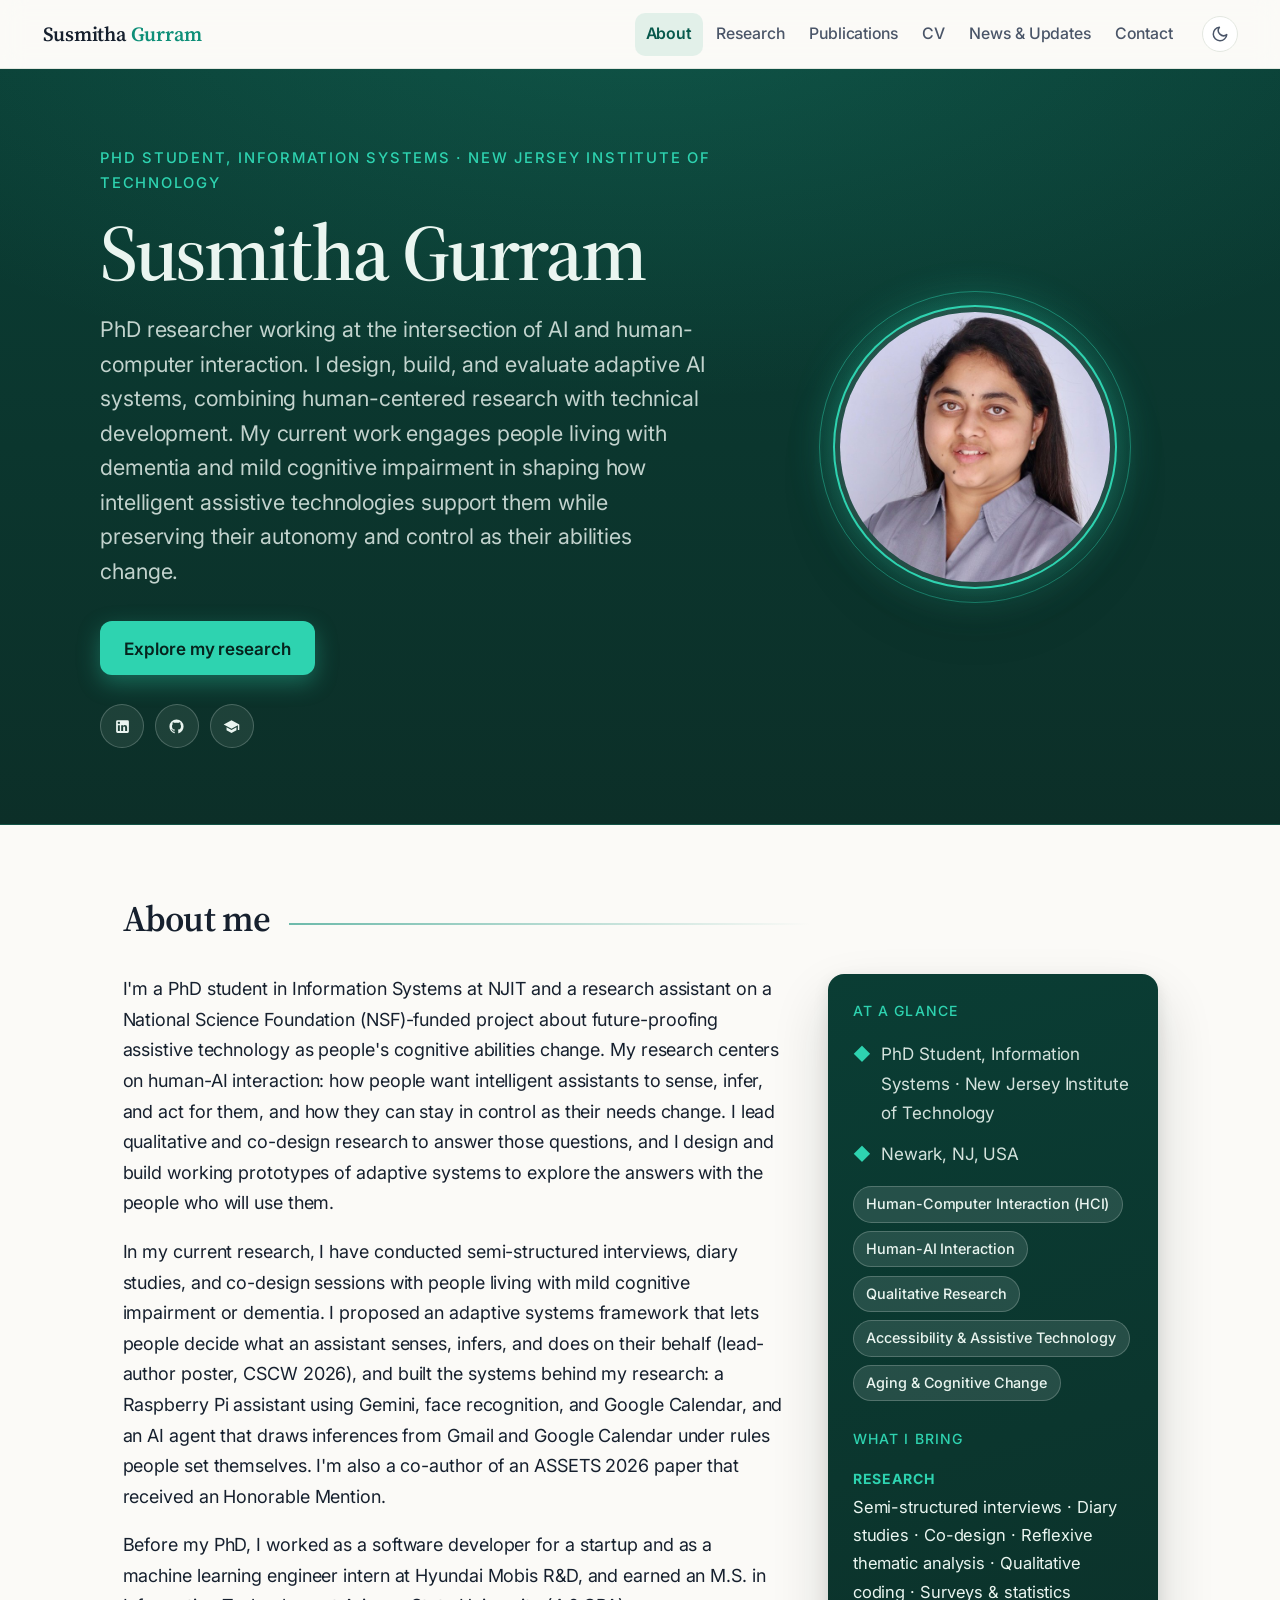
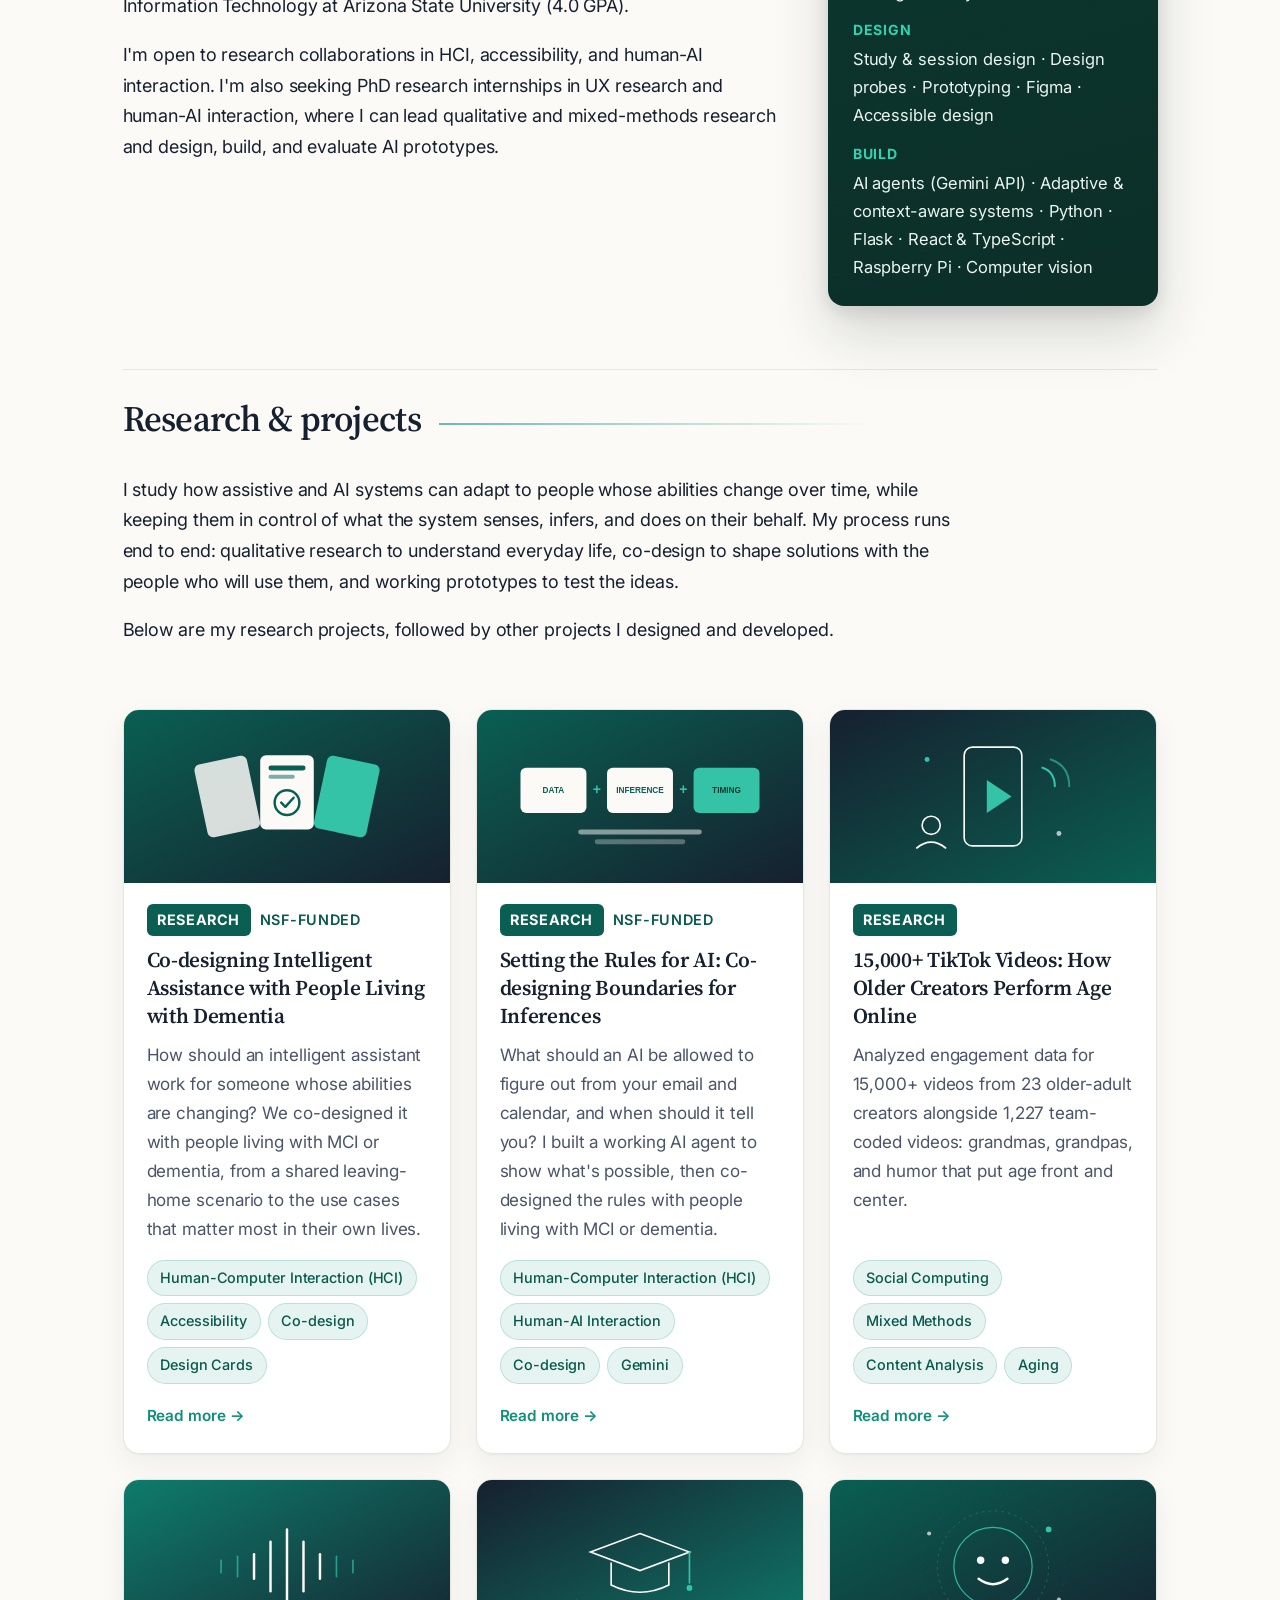
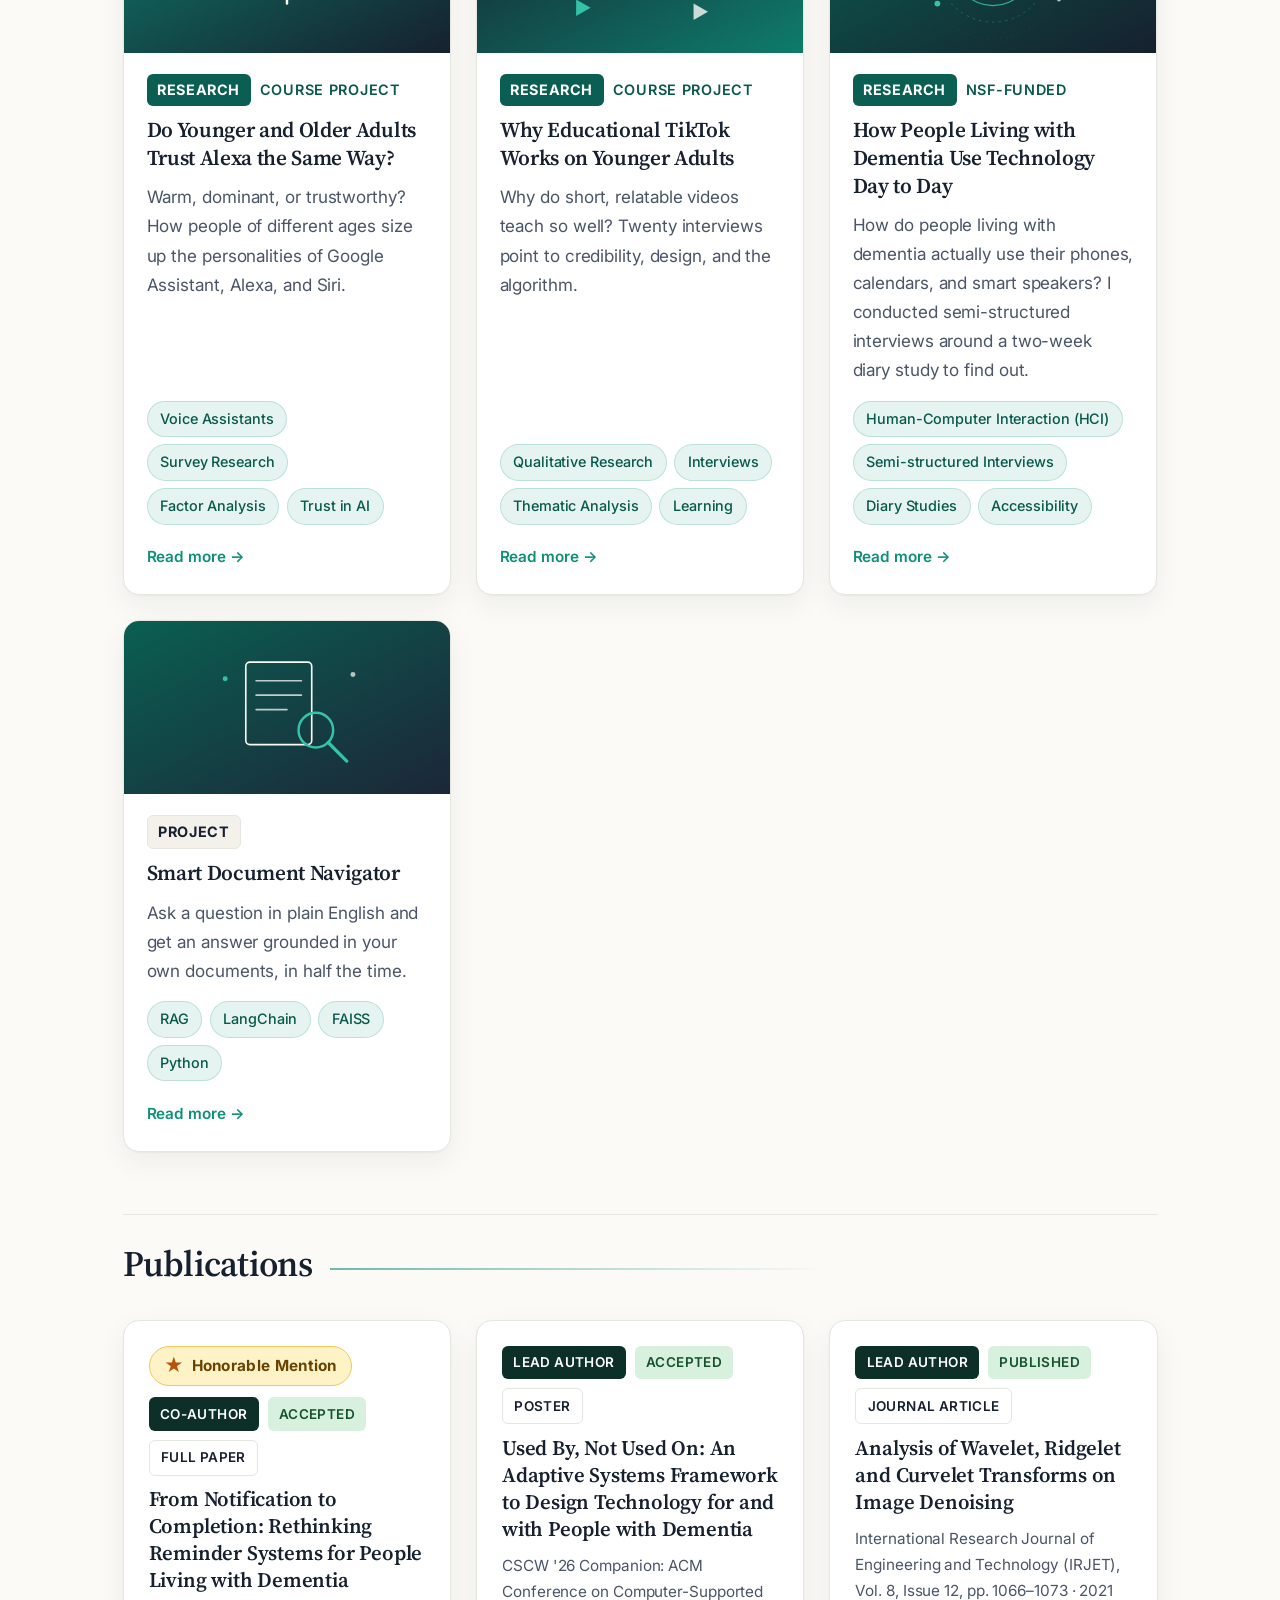
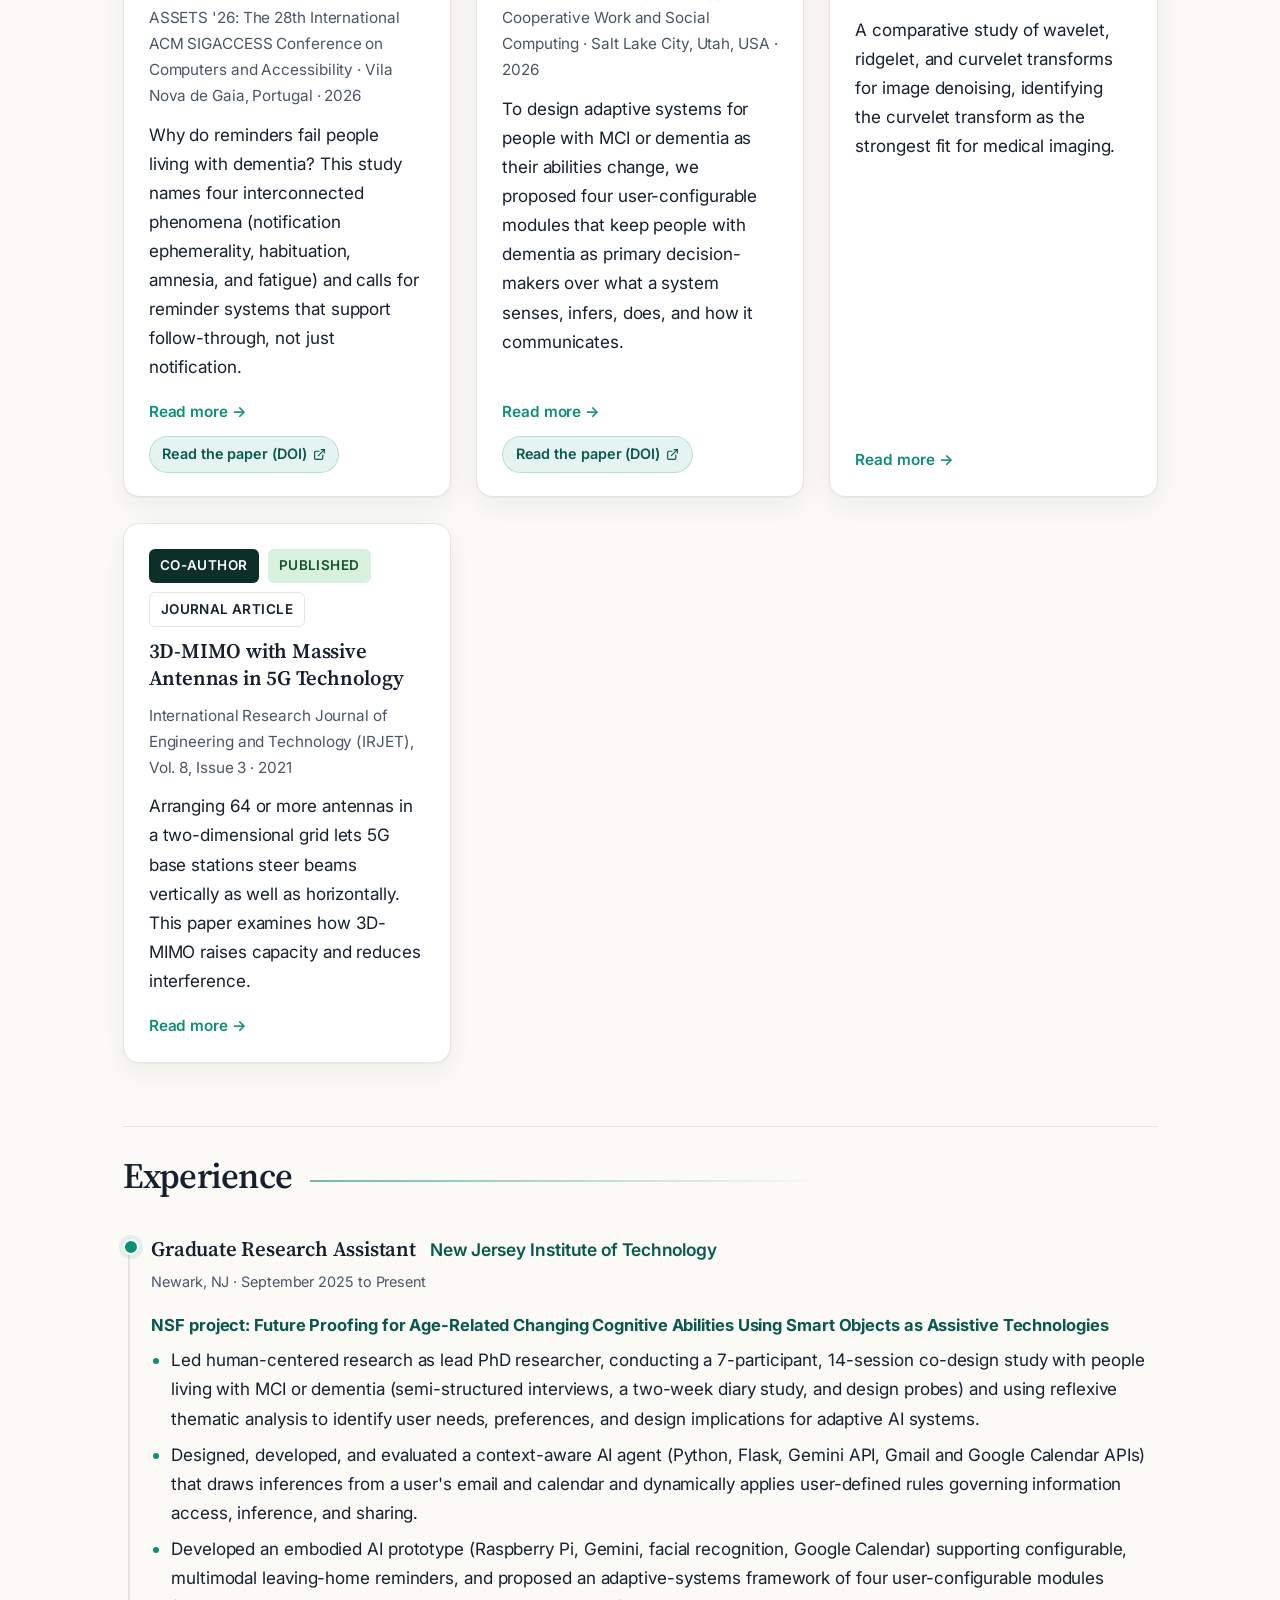
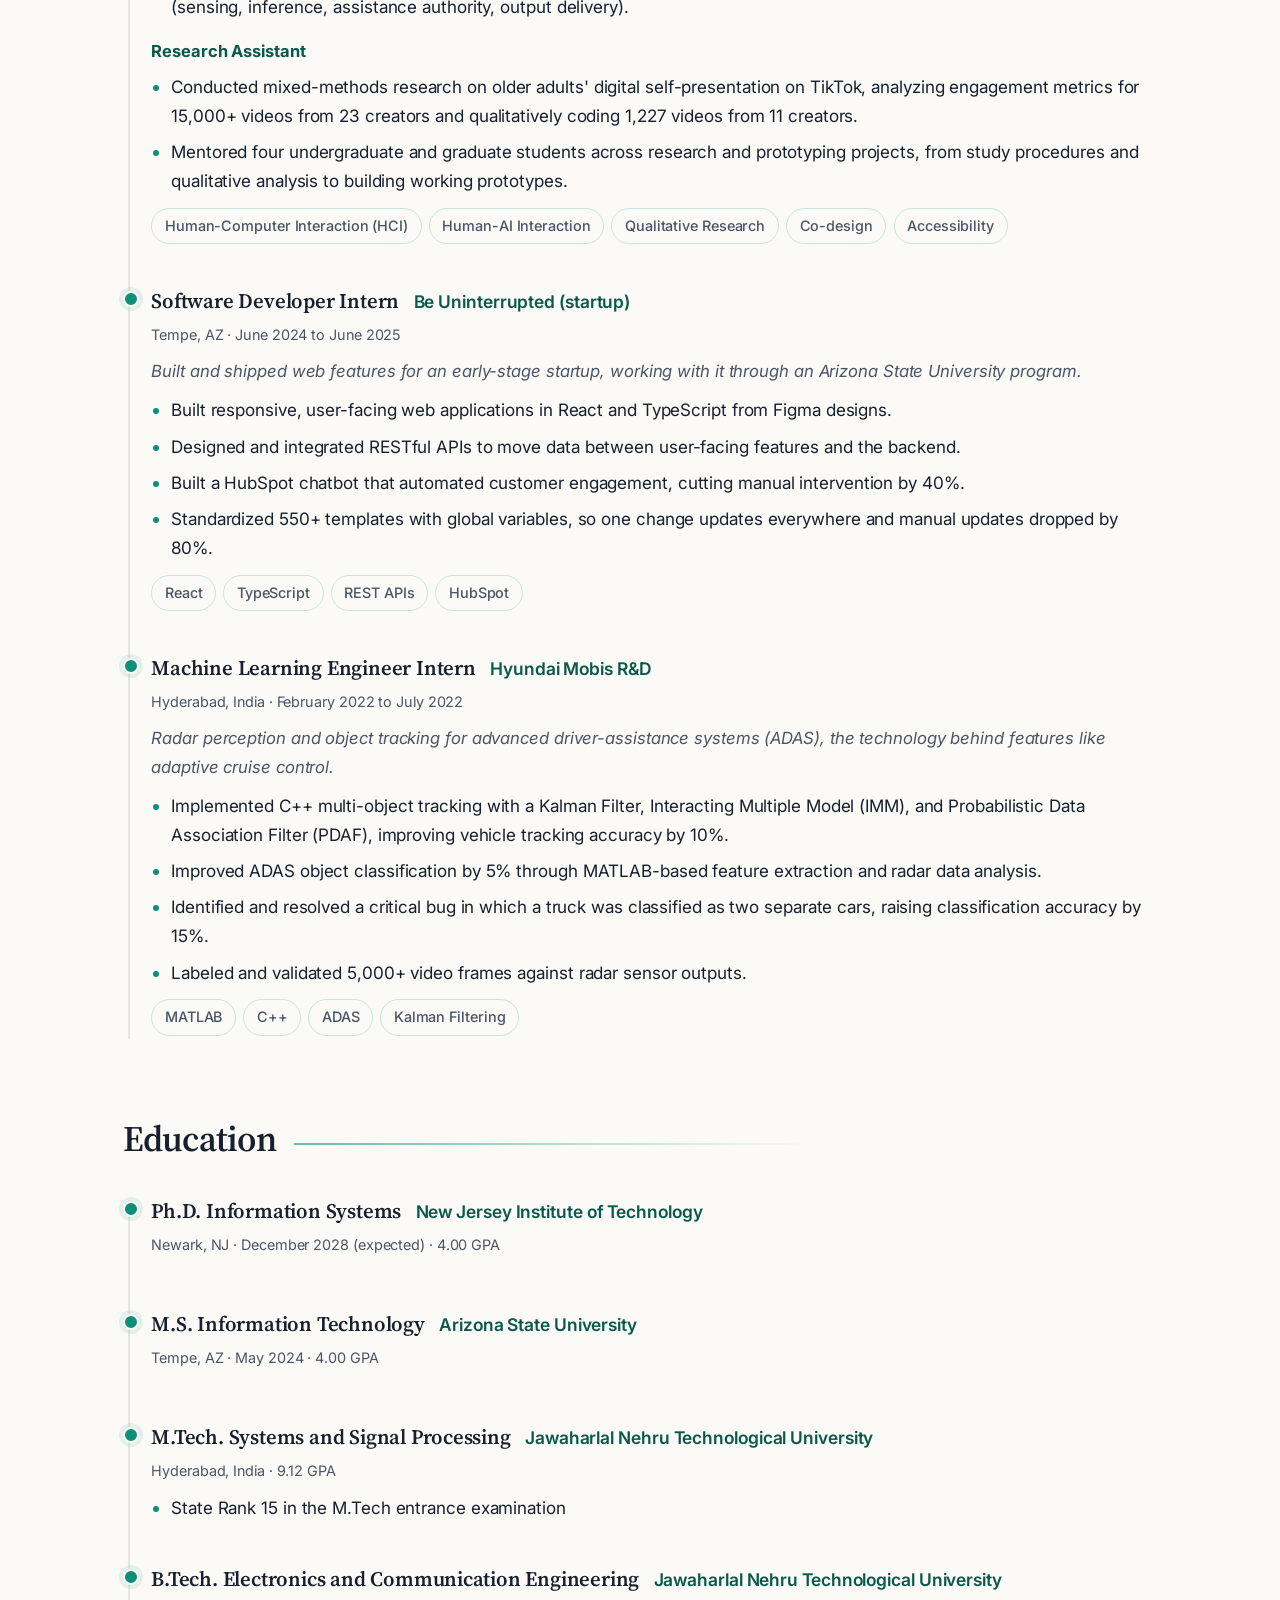
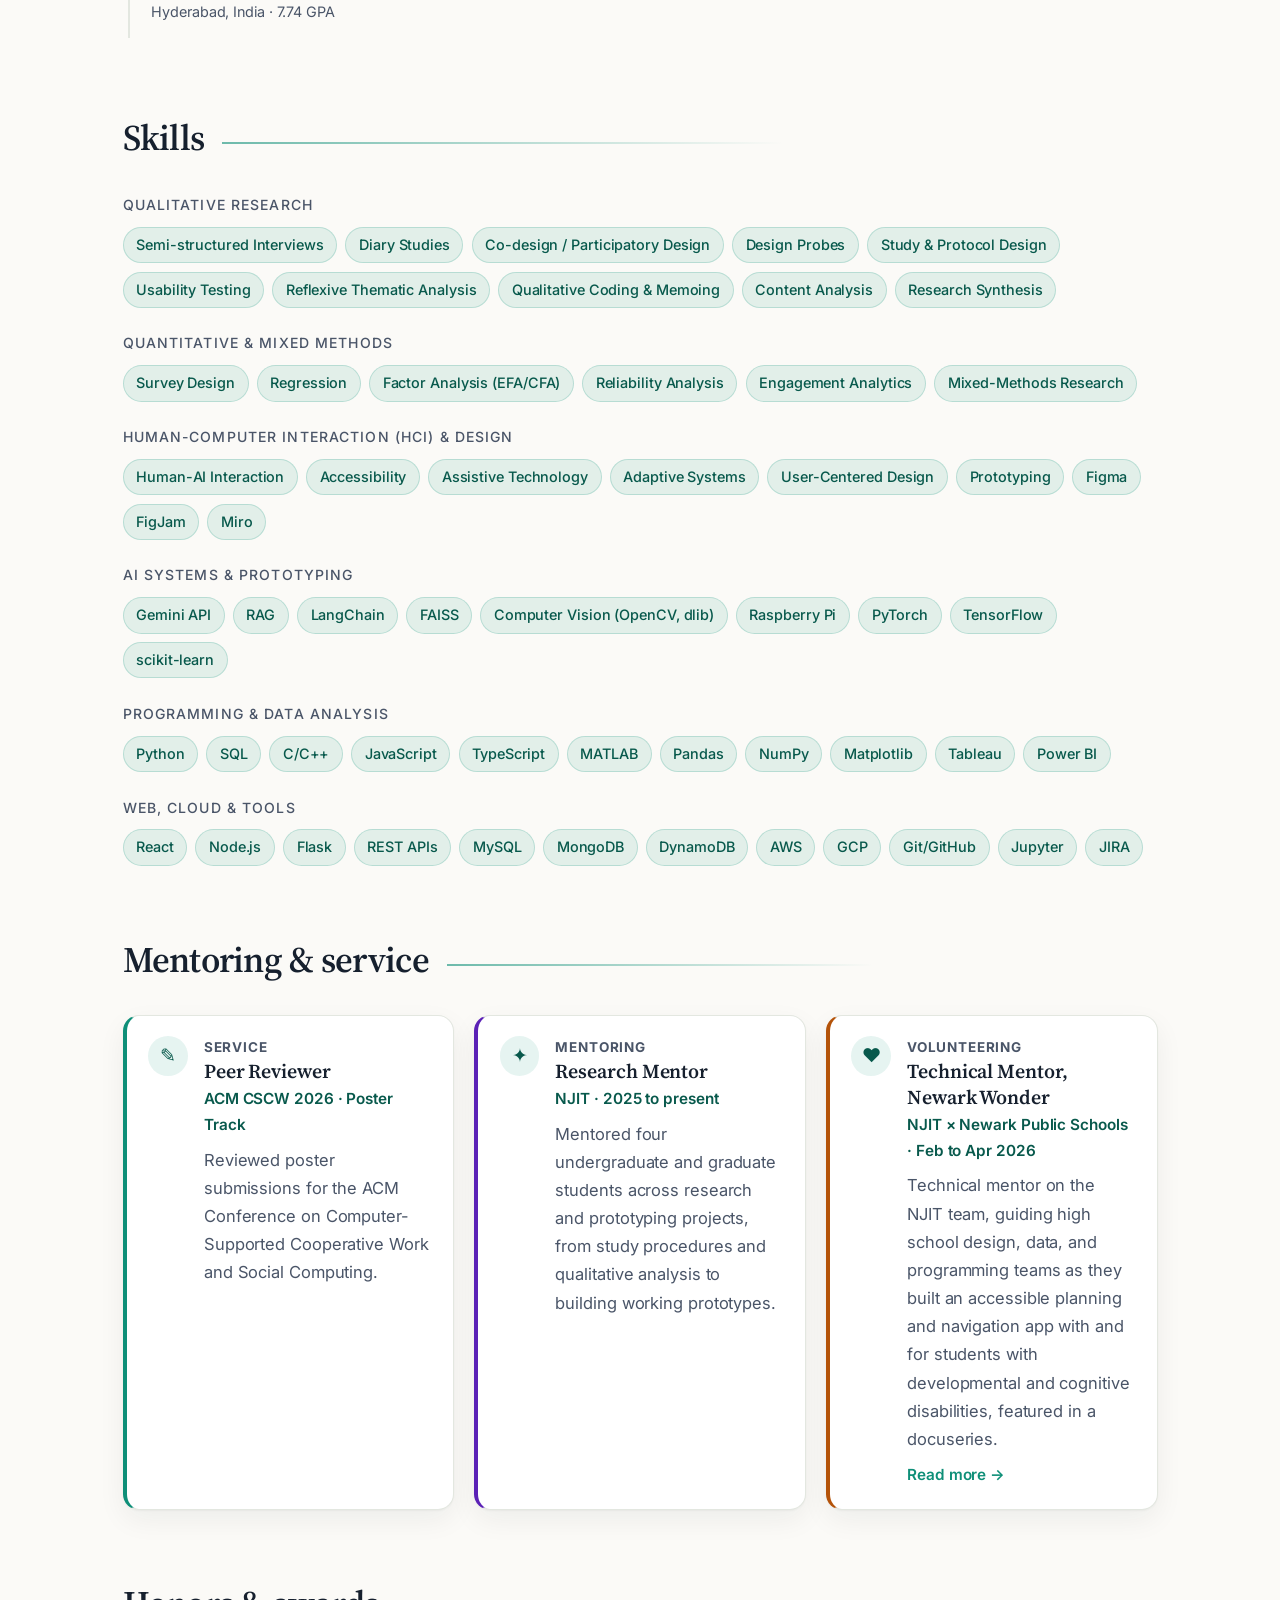
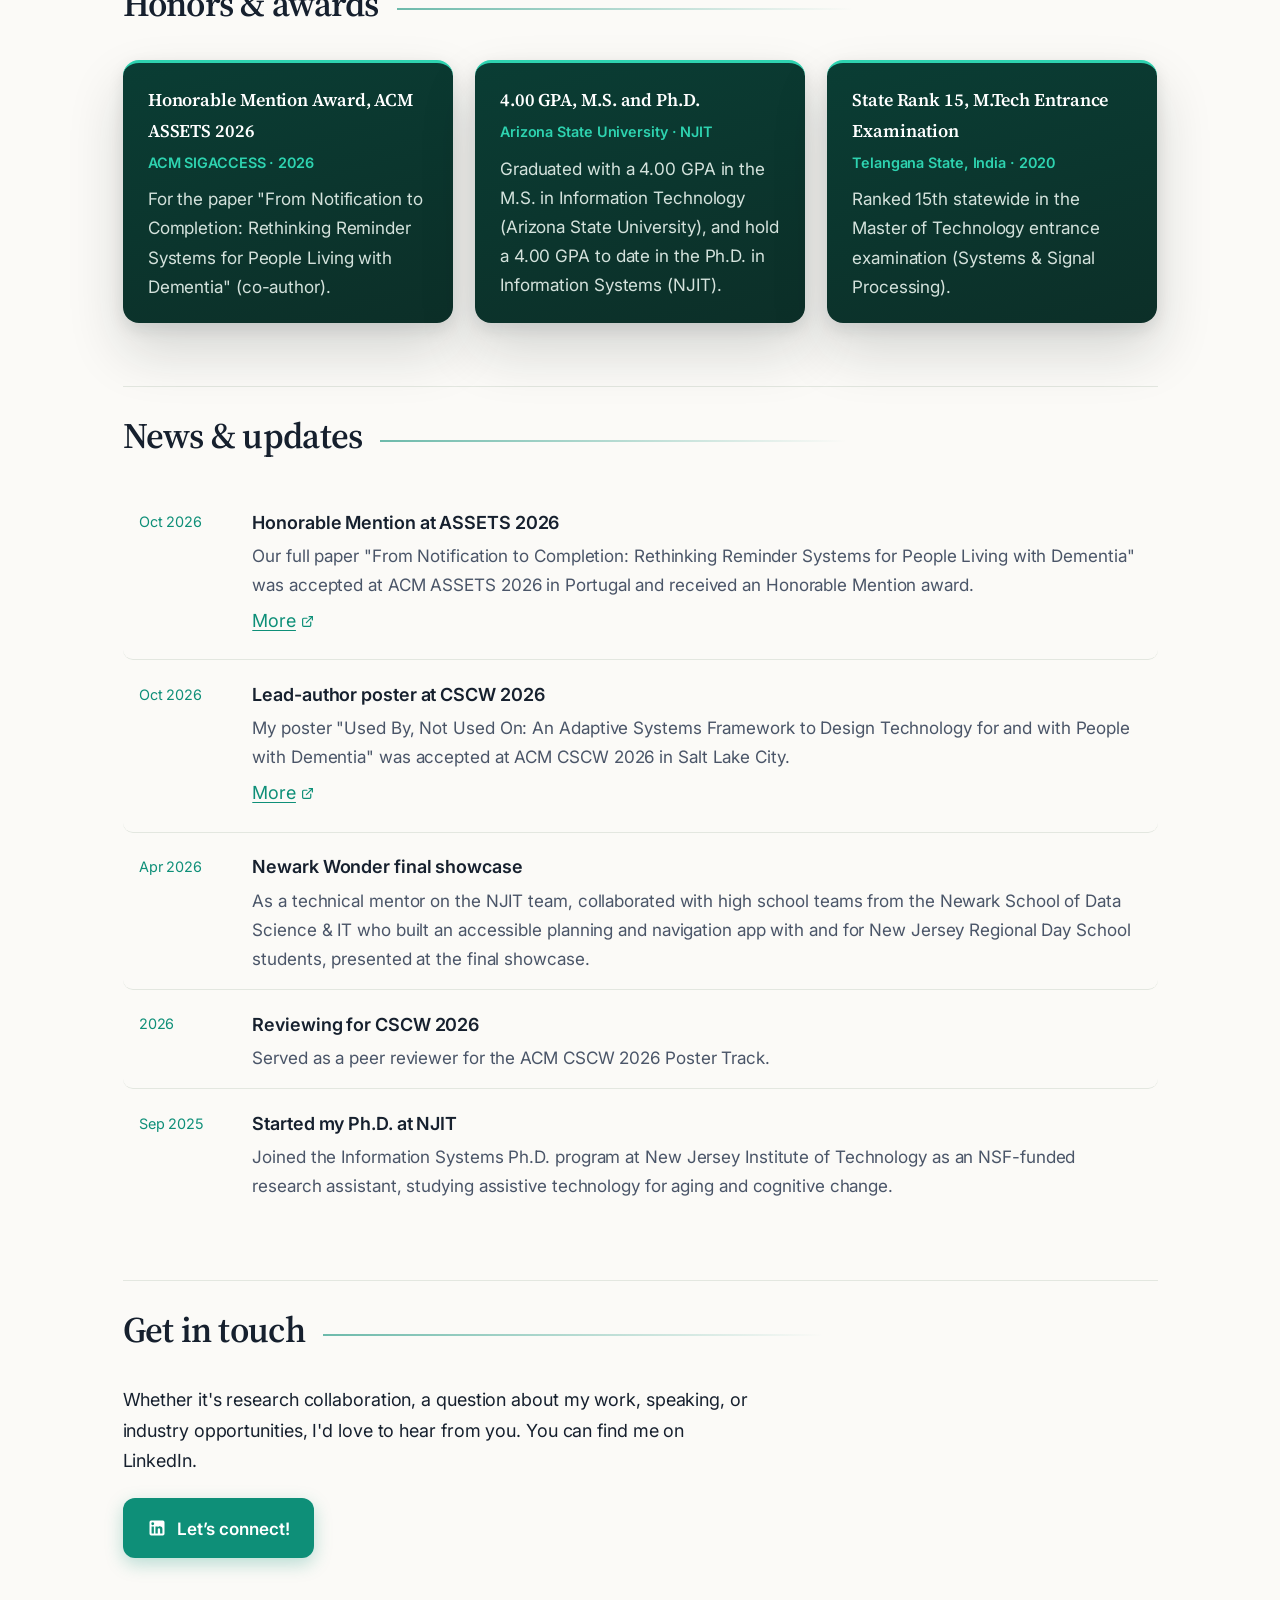
<file: index.html>
<!DOCTYPE html>
<html lang="en">
<head>
  <meta charset="UTF-8" />
  <meta name="viewport" content="width=device-width, initial-scale=1.0" />
  <title>Susmitha Gurram · PhD Researcher, AI & Human-Computer Interaction · NJIT</title>
  <meta name="description" content="Susmitha Gurram is a PhD researcher in Information Systems at NJIT working at the intersection of AI and human-computer interaction, designing, building, and evaluating adaptive AI systems with people living with dementia and mild cognitive impairment." />
  <meta name="author" content="Susmitha Gurram" />
  <link rel="canonical" href="https://susmithagurram.com/" />

  <!-- Open Graph / social cards -->
  <meta property="og:type" content="website" />
  <meta property="og:title" content="Susmitha Gurram · PhD Researcher, AI & Human-Computer Interaction · NJIT" />
  <meta property="og:description" content="PhD researcher designing, building, and evaluating adaptive AI systems, combining human-centered research with technical development." />
  <meta property="og:url" content="https://susmithagurram.com/" />
  <meta property="og:image" content="https://susmithagurram.com/assets/og-image.png" />
  <meta property="og:image:width" content="1200" />
  <meta property="og:image:height" content="630" />
  <meta property="og:site_name" content="Susmitha Gurram" />
  <meta name="twitter:card" content="summary_large_image" />
  <meta name="twitter:title" content="Susmitha Gurram · PhD Researcher, AI & Human-Computer Interaction · NJIT" />
  <meta name="twitter:image" content="https://susmithagurram.com/assets/og-image.png" />

  <link rel="icon" href="assets/favicon.svg" type="image/svg+xml" />
  <link rel="icon" href="assets/favicon-48.png" type="image/png" sizes="48x48" />
  <link rel="apple-touch-icon" href="assets/apple-touch-icon.png" />

  <link rel="preconnect" href="https://fonts.googleapis.com" />
  <link rel="preconnect" href="https://fonts.gstatic.com" crossorigin />
  <link href="https://fonts.googleapis.com/css2?family=Inter:wght@400;500;600;700&family=Source+Serif+4:wght@500;600;700&display=swap" rel="stylesheet" />

  <link rel="stylesheet" href="css/style.css?v=24" />
  <link rel="stylesheet" href="css/theme.css?v=24" />

  <script type="application/ld+json">
{
  "@context": "https://schema.org",
  "@type": "Person",
  "name": "Susmitha Gurram",
  "url": "https://susmithagurram.com/",
  "image": "https://susmithagurram.com/assets/images/profile.jpg",
  "jobTitle": "PhD Student, Information Systems",
  "description": "Susmitha Gurram is a PhD researcher in Information Systems at NJIT working at the intersection of AI and human-computer interaction, designing, building, and evaluating adaptive AI systems with people living with dementia and mild cognitive impairment.",
  "affiliation": {
    "@type": "CollegeOrUniversity",
    "name": "New Jersey Institute of Technology",
    "url": "https://www.njit.edu"
  },
  "alumniOf": [
    {
      "@type": "CollegeOrUniversity",
      "name": "Arizona State University"
    },
    {
      "@type": "CollegeOrUniversity",
      "name": "Jawaharlal Nehru Technological University"
    }
  ],
  "knowsAbout": [
    "Human-Computer Interaction",
    "Human-AI Interaction",
    "AI Agents",
    "Adaptive Systems",
    "Accessibility",
    "Co-design",
    "Qualitative Research",
    "Assistive Technology"
  ],
  "sameAs": [
    "https://www.linkedin.com/in/susmitha009",
    "https://github.com/susmitha009",
    "https://scholar.google.com/citations?user=7RMacPMAAAAJ"
  ]
}
  </script>
</head>
<body>
  <a class="skip-link" href="#app">Skip to content</a>

  <header class="site-header">
    <nav class="nav" aria-label="Primary">
      <a class="brand" href="#home">Susmitha&nbsp;<span class="brand-accent">Gurram</span></a>
      <button class="menu-toggle" id="menu-toggle" aria-expanded="false" aria-controls="nav-tabs">Menu</button>
      <div class="nav-tabs" id="nav-tabs"><!-- tabs rendered from data/site.json --></div>
      <button class="theme-toggle" id="theme-toggle" aria-label="Toggle dark mode" title="Toggle dark mode">
        <svg class="icon-sun" width="18" height="18" viewBox="0 0 24 24" fill="none" stroke="currentColor" stroke-width="2" stroke-linecap="round"><circle cx="12" cy="12" r="4"/><path d="M12 2v2m0 16v2M4.9 4.9l1.4 1.4m11.4 11.4 1.4 1.4M2 12h2m16 0h2M4.9 19.1l1.4-1.4m11.4-11.4 1.4-1.4"/></svg>
        <svg class="icon-moon" width="18" height="18" viewBox="0 0 24 24" fill="none" stroke="currentColor" stroke-width="2" stroke-linecap="round" stroke-linejoin="round"><path d="M21 12.8A9 9 0 1 1 11.2 3a7 7 0 0 0 9.8 9.8z"/></svg>
      </button>
    </nav>
  </header>

  <main id="app" tabindex="-1">
    <!-- Plain-HTML summary for search engines and slow connections; replaced when the page loads. -->
    <section class="static-intro">
      <h1>Susmitha Gurram</h1>
      <p><strong>PhD Student, Information Systems · New Jersey Institute of Technology</strong></p>
      <p>PhD researcher working at the intersection of AI and human-computer interaction. I design, build, and evaluate adaptive AI systems, combining human-centered research with technical development. My current work engages people living with dementia and mild cognitive impairment in shaping how intelligent assistive technologies support them while preserving their autonomy and control as their abilities change.</p>
      <p>Research, publications (ACM CSCW 2026, ACM ASSETS 2026 Honorable Mention), experience, and mentoring. Find me on <a href="https://www.linkedin.com/in/susmitha009">LinkedIn</a>, <a href="https://scholar.google.com/citations?user=7RMacPMAAAAJ">Google Scholar</a>, and <a href="https://github.com/susmitha009">GitHub</a>.</p>
    </section>
  </main>

  <!-- Project detail modal -->
  <div class="modal-backdrop" id="modal-backdrop" hidden>
    <div class="modal" role="dialog" aria-modal="true" aria-labelledby="modal-title">
      <button class="modal-close" id="modal-close" aria-label="Close">&times;</button>
      <div class="modal-body" id="modal-body"></div>
    </div>
  </div>

  <noscript><p style="padding:2rem;text-align:center">This site needs JavaScript to render its content. You can also view my profile on <a href="https://www.linkedin.com/in/susmitha009">LinkedIn</a>.</p></noscript>

  <script src="js/app.js?v=24" defer></script>
  <script src="js/theme.js?v=24" defer></script>
</body>
</html>
</file>
<file: css/style.css>
/* ============================================================
   susmithagurram.com — design system
   Tokens first: change colors/fonts here to retheme everything.
   ============================================================ */

:root {
  --bg: #fbfaf7;
  --surface: #ffffff;
  --surface-2: #f3f1ea;
  --text: #16202e;
  --muted: #5a6678;
  --accent: #0e7c6b;
  --accent-strong: #0a5f52;
  --accent-soft: rgba(14, 124, 107, 0.1);
  --border: #e6e3d9;
  --shadow: 0 1px 2px rgba(22, 32, 46, 0.05), 0 8px 24px rgba(22, 32, 46, 0.07);
  --shadow-lift: 0 2px 4px rgba(22, 32, 46, 0.06), 0 16px 40px rgba(22, 32, 46, 0.12);

  --font-display: "Fraunces", Georgia, serif;
  --font-body: "Inter", -apple-system, BlinkMacSystemFont, sans-serif;
  --font-mono: "JetBrains Mono", ui-monospace, monospace;

  --radius: 14px;
  --radius-sm: 8px;
  --maxw: 1080px;
}

[data-theme="dark"] {
  --bg: #0e1420;
  --surface: #161e2d;
  --surface-2: #1c2638;
  --text: #eceff4;
  --muted: #93a0b4;
  --accent: #34c3a6;
  --accent-strong: #5fd8c0;
  --accent-soft: rgba(52, 195, 166, 0.13);
  --border: #243047;
  --shadow: 0 1px 2px rgba(0, 0, 0, 0.3), 0 8px 24px rgba(0, 0, 0, 0.35);
  --shadow-lift: 0 2px 4px rgba(0, 0, 0, 0.35), 0 16px 40px rgba(0, 0, 0, 0.5);
}

* { box-sizing: border-box; margin: 0; padding: 0; }

html { scroll-behavior: smooth; }

body {
  background: var(--bg);
  color: var(--text);
  font-family: var(--font-body);
  font-size: 16px;
  line-height: 1.65;
  -webkit-font-smoothing: antialiased;
  transition: background 0.3s ease, color 0.3s ease;
}

img { max-width: 100%; display: block; }
a { color: var(--accent); text-decoration: none; }
a:hover { text-decoration: underline; }

::selection { background: var(--accent-soft); }

/* ---------- skip link ---------- */
.skip-link {
  position: absolute; left: -9999px; top: 0;
  background: var(--accent); color: #fff; padding: 0.6rem 1rem;
  border-radius: 0 0 var(--radius-sm) 0; z-index: 100;
}
.skip-link:focus { left: 0; }

/* ---------- header / nav ---------- */
.site-header {
  position: sticky; top: 0; z-index: 50;
  background: color-mix(in srgb, var(--bg) 82%, transparent);
  backdrop-filter: blur(12px);
  -webkit-backdrop-filter: blur(12px);
  border-bottom: 1px solid var(--border);
}

.nav {
  max-width: var(--maxw); margin: 0 auto;
  display: flex; align-items: center; gap: 1rem;
  padding: 0.7rem 1.25rem;
}

.brand {
  font-family: var(--font-display);
  font-weight: 600; font-size: 1.12rem;
  color: var(--text); white-space: nowrap;
}
.brand:hover { text-decoration: none; }
.brand-accent { color: var(--accent); }

.nav-tabs {
  display: flex; gap: 0.15rem; margin-left: auto;
  overflow-x: auto; scrollbar-width: none;
}
.nav-tabs::-webkit-scrollbar { display: none; }

.nav-tab {
  padding: 0.45rem 0.85rem;
  font-size: 0.92rem; font-weight: 500;
  color: var(--muted);
  border-radius: 999px;
  white-space: nowrap;
  transition: color 0.15s, background 0.15s;
}
.nav-tab:hover { color: var(--text); text-decoration: none; background: var(--surface-2); }
.nav-tab.active { color: var(--accent-strong); background: var(--accent-soft); }

.theme-toggle {
  flex-shrink: 0;
  border: 1px solid var(--border); background: var(--surface);
  color: var(--muted); cursor: pointer;
  width: 36px; height: 36px; border-radius: 50%;
  display: grid; place-items: center;
  transition: color 0.15s, border-color 0.15s;
}
.theme-toggle:hover { color: var(--accent); border-color: var(--accent); }
[data-theme="dark"] .icon-moon { display: none; }
:not([data-theme="dark"]) > body .icon-sun,
html:not([data-theme="dark"]) .icon-sun { display: none; }
[data-theme="dark"] .icon-sun { display: block; }

/* ---------- draft banner ---------- */
#draft-banner {
  background: #fff3cd; color: #6e5a16;
  border-bottom: 1px solid #e6d9a8;
  text-align: center; font-size: 0.84rem;
  padding: 0.45rem 1rem;
}
#draft-banner a { color: inherit; font-weight: 600; text-decoration: underline; }
[data-theme="dark"] #draft-banner { background: #3a3215; color: #e8d48a; border-color: #57491c; }

/* ---------- layout ---------- */
main {
  max-width: var(--maxw);
  margin: 0 auto;
  padding: 2.5rem 1.25rem 4rem;
  min-height: 70vh;
}

.section { margin-bottom: 3.5rem; }

.section-title {
  font-family: var(--font-display);
  font-size: clamp(1.5rem, 3vw, 2rem);
  font-weight: 600;
  margin-bottom: 1.4rem;
  display: flex; align-items: baseline; gap: 0.75rem;
}
.section-title::after {
  content: ""; flex: 1; height: 1px; background: var(--border);
  transform: translateY(-4px);
}

/* ---------- hero ---------- */
.hero {
  display: grid;
  grid-template-columns: 1.5fr 1fr;
  gap: 3rem; align-items: center;
  padding: 2.5rem 0 3.5rem;
}

.hero-kicker {
  font-family: var(--font-mono); font-size: 0.82rem;
  color: var(--accent); letter-spacing: 0.08em;
  text-transform: uppercase; margin-bottom: 0.9rem;
}

.hero-name {
  font-family: var(--font-display);
  font-size: clamp(2.4rem, 6vw, 3.8rem);
  font-weight: 700; line-height: 1.08;
  margin-bottom: 1rem;
}

.hero-tagline {
  font-size: 1.12rem; color: var(--muted);
  max-width: 34rem; margin-bottom: 1.8rem;
}

.hero-ctas { display: flex; flex-wrap: wrap; gap: 0.75rem; margin-bottom: 1.6rem; }

.btn {
  display: inline-flex; align-items: center; gap: 0.5rem;
  padding: 0.65rem 1.3rem;
  border-radius: 999px;
  font-weight: 600; font-size: 0.95rem;
  border: 1px solid transparent;
  cursor: pointer; transition: transform 0.15s, box-shadow 0.15s, background 0.15s;
}
.btn:hover { text-decoration: none; transform: translateY(-1px); }
.btn-primary { background: var(--accent); color: #fff; }
.btn-primary:hover { background: var(--accent-strong); box-shadow: var(--shadow); color: #fff; }
[data-theme="dark"] .btn-primary { color: #0e1420; }
.btn-ghost { border-color: var(--border); color: var(--text); background: var(--surface); }
.btn-ghost:hover { border-color: var(--accent); color: var(--accent); }

.hero-socials { display: flex; gap: 0.6rem; }
.social-link {
  width: 38px; height: 38px; border-radius: 50%;
  border: 1px solid var(--border); background: var(--surface);
  display: grid; place-items: center; color: var(--muted);
  transition: color 0.15s, border-color 0.15s, transform 0.15s;
}
.social-link:hover { color: var(--accent); border-color: var(--accent); transform: translateY(-2px); }

.hero-photo-wrap { position: relative; justify-self: center; }
.hero-photo {
  width: clamp(200px, 24vw, 280px); height: clamp(200px, 24vw, 280px);
  border-radius: 50%; object-fit: cover;
  border: 4px solid var(--surface);
  box-shadow: var(--shadow-lift);
  position: relative; z-index: 1;
}
.hero-photo-wrap::before {
  content: ""; position: absolute; inset: -14px;
  border-radius: 50%;
  border: 1.5px dashed var(--accent);
  opacity: 0.45;
  animation: spin 40s linear infinite;
}
@keyframes spin { to { transform: rotate(360deg); } }

.hero-interests { display: flex; flex-wrap: wrap; gap: 0.45rem; margin-top: 0.4rem; }

/* ---------- chips / tags ---------- */
.chip {
  font-family: var(--font-mono); font-size: 0.74rem;
  padding: 0.28rem 0.7rem; border-radius: 999px;
  background: var(--accent-soft); color: var(--accent-strong);
  white-space: nowrap;
}
.chip-outline { background: transparent; border: 1px solid var(--border); color: var(--muted); }

/* ---------- about ---------- */
.about-grid { display: grid; grid-template-columns: 2fr 1fr; gap: 2.5rem; }
.about-bio p { margin-bottom: 1rem; color: var(--text); }
.about-facts {
  background: var(--surface); border: 1px solid var(--border);
  border-radius: var(--radius); padding: 1.4rem; box-shadow: var(--shadow);
  align-self: start;
}
.about-facts h3 {
  font-family: var(--font-mono); font-size: 0.78rem; font-weight: 500;
  text-transform: uppercase; letter-spacing: 0.08em; color: var(--muted);
  margin-bottom: 0.9rem;
}
.fact { display: flex; gap: 0.6rem; margin-bottom: 0.7rem; font-size: 0.92rem; align-items: baseline; }
.fact-icon { color: var(--accent); flex-shrink: 0; }

/* ---------- cards (projects) ---------- */
.cards-grid {
  display: grid;
  grid-template-columns: repeat(auto-fill, minmax(300px, 1fr));
  gap: 1.4rem;
}

.card {
  background: var(--surface);
  border: 1px solid var(--border);
  border-radius: var(--radius);
  overflow: hidden;
  cursor: pointer;
  box-shadow: var(--shadow);
  transition: transform 0.25s ease, box-shadow 0.25s ease, border-color 0.25s ease;
  display: flex; flex-direction: column;
}
.card:hover, .card:focus-visible {
  transform: translateY(-5px);
  box-shadow: var(--shadow-lift);
  border-color: var(--accent);
}

.card-image { aspect-ratio: 16/8.5; object-fit: cover; width: 100%; background: var(--surface-2); }
.card-body { padding: 1.15rem 1.25rem 1.3rem; display: flex; flex-direction: column; gap: 0.6rem; flex: 1; }
.card-status {
  font-family: var(--font-mono); font-size: 0.7rem;
  color: var(--accent); letter-spacing: 0.05em; text-transform: uppercase;
}
.card-title { font-family: var(--font-display); font-size: 1.18rem; font-weight: 600; line-height: 1.3; }
.card-hook { color: var(--muted); font-size: 0.93rem; flex: 1; }
.card-tags { display: flex; flex-wrap: wrap; gap: 0.4rem; margin-top: 0.3rem; }
.card-more {
  font-size: 0.85rem; font-weight: 600; color: var(--accent);
  margin-top: 0.5rem;
}

/* ---------- timeline (experience / education) ---------- */
.timeline { position: relative; padding-left: 1.6rem; }
.timeline::before {
  content: ""; position: absolute; left: 5px; top: 6px; bottom: 6px;
  width: 2px; background: var(--border);
}
.timeline-item { position: relative; padding-bottom: 2.2rem; }
.timeline-item:last-child { padding-bottom: 0.5rem; }
.timeline-item::before {
  content: ""; position: absolute; left: -1.6rem; top: 7px;
  width: 12px; height: 12px; border-radius: 50%;
  background: var(--accent); border: 2.5px solid var(--bg);
  box-shadow: 0 0 0 2px var(--accent-soft);
}

.tl-head { display: flex; flex-wrap: wrap; align-items: baseline; gap: 0.3rem 0.8rem; margin-bottom: 0.2rem; }
.tl-role { font-family: var(--font-display); font-size: 1.15rem; font-weight: 600; }
.tl-org { color: var(--accent-strong); font-weight: 600; font-size: 0.97rem; }
.tl-meta { font-family: var(--font-mono); font-size: 0.78rem; color: var(--muted); margin-bottom: 0.55rem; }
.tl-summary { color: var(--muted); font-style: italic; font-size: 0.93rem; margin-bottom: 0.55rem; }
.tl-bullets { padding-left: 1.1rem; display: grid; gap: 0.4rem; font-size: 0.94rem; }
.tl-bullets li::marker { color: var(--accent); }
.tl-tags { display: flex; flex-wrap: wrap; gap: 0.4rem; margin-top: 0.7rem; }

/* ---------- publications ---------- */
.pub-list { display: grid; gap: 1.1rem; }
.pub {
  background: var(--surface); border: 1px solid var(--border);
  border-radius: var(--radius); padding: 1.3rem 1.5rem;
  box-shadow: var(--shadow);
}
.pub-top { display: flex; align-items: flex-start; gap: 1rem; }
.pub-title { font-family: var(--font-display); font-size: 1.1rem; font-weight: 600; line-height: 1.35; flex: 1; }
.pub-status {
  font-family: var(--font-mono); font-size: 0.7rem; white-space: nowrap;
  padding: 0.25rem 0.65rem; border-radius: 999px;
  background: var(--accent-soft); color: var(--accent-strong);
}
.pub-status.published { background: rgba(46, 160, 67, 0.12); color: #2ea043; }
.pub-authors { font-size: 0.9rem; color: var(--muted); margin-top: 0.35rem; }
.pub-venue { font-size: 0.9rem; margin-top: 0.2rem; font-style: italic; }
.pub-note { font-size: 0.9rem; color: var(--muted); margin-top: 0.55rem; }
.pub-links { margin-top: 0.7rem; display: flex; gap: 0.9rem; font-size: 0.86rem; font-weight: 600; }

/* ---------- skills ---------- */
.skills-grid { display: grid; gap: 1.3rem; }
.skill-group-name {
  font-family: var(--font-mono); font-size: 0.78rem; font-weight: 500;
  text-transform: uppercase; letter-spacing: 0.08em; color: var(--muted);
  margin-bottom: 0.55rem;
}
.skill-chips { display: flex; flex-wrap: wrap; gap: 0.45rem; }

/* ---------- awards ---------- */
.awards-grid { display: grid; grid-template-columns: repeat(auto-fill, minmax(280px, 1fr)); gap: 1.2rem; }
.award {
  background: var(--surface); border: 1px solid var(--border);
  border-radius: var(--radius); padding: 1.25rem 1.4rem; box-shadow: var(--shadow);
}
.award-title { font-weight: 600; font-size: 1rem; margin-bottom: 0.25rem; }
.award-meta { font-family: var(--font-mono); font-size: 0.76rem; color: var(--accent); margin-bottom: 0.5rem; }
.award-desc { font-size: 0.9rem; color: var(--muted); }

/* ---------- news ---------- */
.news-list { display: grid; gap: 0.2rem; }
.news-item {
  display: grid; grid-template-columns: 92px 1fr; gap: 1.2rem;
  padding: 0.9rem 0.4rem; border-bottom: 1px solid var(--border);
}
.news-item:last-child { border-bottom: none; }
.news-date { font-family: var(--font-mono); font-size: 0.8rem; color: var(--accent); padding-top: 0.15rem; }
.news-title { font-weight: 600; }
.news-body { font-size: 0.92rem; color: var(--muted); margin-top: 0.15rem; }
.news-more { margin-top: 0.8rem; font-weight: 600; font-size: 0.9rem; }

/* ---------- text section ---------- */
.text-block { max-width: 46rem; }
.text-block p { margin-bottom: 1rem; }

/* ---------- contact ---------- */
.contact-wrap { display: grid; grid-template-columns: 1fr 1.2fr; gap: 2.5rem; align-items: start; }
.contact-blurb p { margin-bottom: 1rem; color: var(--muted); }

.contact-form {
  background: var(--surface); border: 1px solid var(--border);
  border-radius: var(--radius); padding: 1.6rem; box-shadow: var(--shadow);
  display: grid; gap: 1rem;
}
.form-field { display: grid; gap: 0.35rem; }
.form-field label { font-size: 0.85rem; font-weight: 600; }
.form-field input, .form-field textarea {
  font-family: var(--font-body); font-size: 0.95rem;
  padding: 0.65rem 0.85rem;
  border: 1px solid var(--border); border-radius: var(--radius-sm);
  background: var(--bg); color: var(--text);
  transition: border-color 0.15s;
}
.form-field input:focus, .form-field textarea:focus {
  outline: none; border-color: var(--accent);
  box-shadow: 0 0 0 3px var(--accent-soft);
}
.form-status { font-size: 0.9rem; min-height: 1.4rem; }
.form-status.ok { color: #2ea043; }
.form-status.err { color: #d1242f; }

/* ---------- modal ---------- */
.modal-backdrop[hidden] { display: none; }
.modal-backdrop {
  position: fixed; inset: 0; z-index: 90;
  background: rgba(10, 14, 22, 0.55);
  backdrop-filter: blur(4px);
  display: grid; place-items: center; padding: 1.5rem;
}
.modal {
  background: var(--surface); border-radius: var(--radius);
  max-width: 680px; width: 100%; max-height: 85vh; overflow-y: auto;
  position: relative; box-shadow: var(--shadow-lift);
  border: 1px solid var(--border);
}
.modal-close {
  position: sticky; top: 0.7rem; margin-left: calc(100% - 3rem);
  width: 34px; height: 34px; border-radius: 50%;
  border: 1px solid var(--border); background: var(--surface);
  color: var(--muted); font-size: 1.25rem; cursor: pointer; z-index: 2;
}
.modal-close:hover { color: var(--text); border-color: var(--accent); }
.modal-body { padding: 0 2rem 2rem; margin-top: -1.5rem; }
.modal-body img { border-radius: var(--radius-sm); margin-bottom: 1.2rem; }
.modal-body h2 { font-family: var(--font-display); margin-bottom: 0.6rem; }
.modal-body .card-tags { margin: 0.8rem 0 1rem; }
.modal-body p { margin-bottom: 0.9rem; }
.modal-links { display: flex; gap: 1rem; margin-top: 1.2rem; font-weight: 600; }

/* ---------- footer ---------- */
.site-footer {
  border-top: 1px solid var(--border);
  padding: 1.6rem 1.25rem;
  text-align: center; font-size: 0.85rem; color: var(--muted);
}

/* ---------- loading ---------- */
.loading { display: flex; gap: 0.5rem; justify-content: center; padding: 5rem 0; }
.loading-dot {
  width: 9px; height: 9px; border-radius: 50%; background: var(--accent);
  animation: pulse 1.2s ease-in-out infinite;
}
.loading-dot:nth-child(2) { animation-delay: 0.18s; }
.loading-dot:nth-child(3) { animation-delay: 0.36s; }
@keyframes pulse { 0%, 100% { opacity: 0.25; transform: scale(0.85); } 50% { opacity: 1; transform: scale(1.1); } }

/* ---------- reveal animation ---------- */
.reveal { opacity: 0; transform: translateY(18px); transition: opacity 0.55s ease, transform 0.55s ease; }
.reveal.in { opacity: 1; transform: none; }

@media (prefers-reduced-motion: reduce) {
  html { scroll-behavior: auto; }
  .reveal { opacity: 1; transform: none; transition: none; }
  .hero-photo-wrap::before { animation: none; }
  * { transition-duration: 0.01ms !important; animation-duration: 0.01ms !important; }
}

/* ---------- responsive ---------- */
@media (max-width: 840px) {
  .hero { grid-template-columns: 1fr; gap: 2rem; padding-top: 1rem; text-align: center; }
  .hero-photo-wrap { order: -1; }
  .hero-tagline { margin-left: auto; margin-right: auto; }
  .hero-ctas, .hero-socials, .hero-interests { justify-content: center; }
  .about-grid, .contact-wrap { grid-template-columns: 1fr; gap: 1.6rem; }
  .nav {
    padding: 0.6rem 1rem; gap: 0.6rem;
    flex-wrap: wrap;
  }
  .brand { font-size: 1rem; }
  /* tabs drop to their own full-width, scrollable row */
  .nav-tabs {
    order: 3;
    flex-basis: 100%;
    margin-left: 0;
    padding-bottom: 2px;
    -webkit-overflow-scrolling: touch;
    scroll-snap-type: x proximity;
    -webkit-mask-image: linear-gradient(to right, transparent 0, #000 12px, #000 calc(100% - 16px), transparent 100%);
    mask-image: linear-gradient(to right, transparent 0, #000 12px, #000 calc(100% - 16px), transparent 100%);
  }
  .nav-tab { scroll-snap-align: start; }
}

@media (max-width: 480px) {
  .news-item { grid-template-columns: 1fr; gap: 0.15rem; }
  .modal-body { padding: 0 1.25rem 1.5rem; }
}

/* ---------- print (clean CV-style output) ---------- */
@media print {
  .site-header, .site-footer, .theme-toggle, .hero-ctas, .contact-form, .modal-backdrop { display: none !important; }
  body { background: #fff; color: #000; }
  .card, .pub, .award, .about-facts { box-shadow: none; border: 1px solid #ccc; }
  .reveal { opacity: 1; transform: none; }
}
</file>
<file: css/theme.css>
/* ============================================================
   theme.css — "Bold & Interactive" signature layer.
   Loads AFTER style.css. Impactful full-width green hero,
   glowing portrait, solid-accent panels, lively cards.
   Palette is fully token-driven (swap the 6 brand vars to
   recolor the whole site).
   ============================================================ */

:root {
  /* swappable brand palette */
  --accent: #0e8f78;
  --accent-strong: #0a6b5b;
  --accent-soft: rgba(14, 143, 120, 0.10);
  --brand-deep: #0c2f28;     /* hero / solid panels */
  --brand-deep-2: #0a3d34;
  --brand-bright: #2ed3b0;   /* glow + accents on dark panels */
  --brand-ink: #eaf5f0;      /* text on dark panels */

  --border: #e3e7e0;
  --shadow: 0 1px 2px rgba(20, 32, 28, 0.04), 0 10px 28px rgba(20, 32, 28, 0.06);
  --shadow-lift: 0 6px 16px rgba(20, 32, 28, 0.10), 0 28px 56px rgba(20, 32, 28, 0.16);
  --radius: 16px;
  --radius-sm: 10px;
  --ease: cubic-bezier(0.22, 1, 0.36, 1);
}

[data-theme="dark"] {
  --bg: #0a100e;
  --surface: #121b18;
  --surface-2: #18231e;
  --text: #eaf1ed;
  --muted: #91a39a;
  --border: #233029;
  --accent: #2ecfaf;
  --accent-strong: #5ce3c8;
  --accent-soft: rgba(46, 207, 175, 0.14);
  --shadow: 0 1px 2px rgba(0, 0, 0, 0.35), 0 10px 28px rgba(0, 0, 0, 0.4);
  --shadow-lift: 0 6px 16px rgba(0, 0, 0, 0.45), 0 28px 56px rgba(0, 0, 0, 0.55);
}

/* cleaner default display face; switchable via data-font on <html> */
/* unify small labels/chips/meta to the body sans (no monospace) for one consistent system */
:root { --font-display: "Source Serif 4", Georgia, serif; --font-mono: var(--font-body); }

body { letter-spacing: -0.005em; }
.brand { font-family: var(--font-display); font-weight: 600; letter-spacing: -0.01em; }
.hero-name { font-weight: 600; }

/* ---------- nav ---------- */
.nav-tab { font-weight: 500; border-radius: 10px; transition: color 0.2s var(--ease), background 0.2s var(--ease); }
.nav-tab.active { background: var(--accent-soft); color: var(--accent-strong); font-weight: 600; }
.theme-toggle { transition: transform 0.25s var(--ease), color 0.2s, border-color 0.2s; }
.theme-toggle:hover { transform: rotate(-12deg); border-color: var(--accent); color: var(--accent); }

/* ---------- section titles ---------- */
.section-title { font-family: var(--font-display); font-weight: 600; letter-spacing: -0.02em; gap: 1rem; }
.section-title::after { height: 2px; background: linear-gradient(90deg, var(--accent), transparent 60%); transform: translateY(-6px); opacity: 0.6; }

/* ---------- HERO: full-bleed green panel ---------- */
.hero {
  position: relative;
  margin: -2.5rem calc(50% - 50vw) 3.5rem;
  width: 100vw;
  padding: clamp(3rem, 6vw, 5rem) max(1.5rem, calc(50vw - 540px)) clamp(3rem, 6vw, 4.5rem);
  background:
    radial-gradient(120% 90% at 50% -10%, color-mix(in srgb, var(--brand-bright) 16%, transparent), transparent 60%),
    linear-gradient(180deg, var(--brand-deep-2), var(--brand-deep));
  overflow: hidden;
}
.hero::after {
  content: "";
  position: absolute; inset: 0; pointer-events: none;
  box-shadow: inset 0 -1px 0 color-mix(in srgb, var(--brand-bright) 22%, transparent);
}
.hero-kicker { color: var(--brand-bright); font-weight: 500; letter-spacing: 0.12em; }
.hero-name {
  font-family: var(--font-display); font-weight: 600;
  font-size: clamp(2.6rem, 6.4vw, 4.4rem);
  letter-spacing: -0.03em; line-height: 1.03;
  color: var(--brand-ink);
}
.hero-tagline { color: color-mix(in srgb, var(--brand-ink) 82%, transparent); font-size: 1.2rem; line-height: 1.6; }

.hero .btn-primary {
  background: var(--brand-bright); color: #06231d; border-color: transparent;
  box-shadow: 0 8px 22px color-mix(in srgb, var(--brand-bright) 35%, transparent);
}
.hero .btn-primary:hover { transform: translateY(-2px); box-shadow: 0 12px 30px color-mix(in srgb, var(--brand-bright) 45%, transparent); color: #06231d; }
.hero .btn-ghost { background: transparent; border-color: color-mix(in srgb, var(--brand-ink) 35%, transparent); color: var(--brand-ink); }
.hero .btn-ghost:hover { border-color: var(--brand-bright); color: var(--brand-bright); transform: translateY(-2px); }
.hero .social-link { background: color-mix(in srgb, var(--brand-ink) 8%, transparent); border-color: color-mix(in srgb, var(--brand-ink) 22%, transparent); color: var(--brand-ink); }
.hero .social-link:hover { color: var(--brand-bright); border-color: var(--brand-bright); transform: translateY(-2px); }

/* portrait: glowing ring */
.hero-photo { border: 5px solid color-mix(in srgb, var(--brand-ink) 10%, transparent); box-shadow: 0 0 0 2px var(--brand-bright), 0 0 44px color-mix(in srgb, var(--brand-bright) 45%, transparent), var(--shadow-lift); }
.hero-photo-wrap::before { inset: -16px; border: 1.5px solid var(--brand-bright); opacity: 0.45; animation: none; }
.hero-photo-wrap::after {
  content: ""; position: absolute; inset: -26px; z-index: 0; border-radius: 50%;
  background: radial-gradient(circle, color-mix(in srgb, var(--brand-bright) 28%, transparent), transparent 68%);
  pointer-events: none;
}

/* ---------- chips ---------- */
.chip { font-weight: 500; border: 1px solid color-mix(in srgb, var(--accent) 20%, transparent); }

/* ---------- about: solid green "at a glance" ---------- */
.about-facts { background: linear-gradient(165deg, var(--brand-deep-2), var(--brand-deep)); border: none; color: var(--brand-ink); box-shadow: var(--shadow-lift); }
.about-facts h3 { color: var(--brand-bright); }
.about-facts .fact { color: color-mix(in srgb, var(--brand-ink) 90%, transparent); }
.about-facts .fact-icon { color: var(--brand-bright); }
.about-facts .chip { background: color-mix(in srgb, var(--brand-ink) 12%, transparent); color: var(--brand-ink); border-color: color-mix(in srgb, var(--brand-ink) 22%, transparent); }

/* ---------- cards ---------- */
.card { border-radius: var(--radius); transition: transform 0.3s var(--ease), box-shadow 0.3s var(--ease), border-color 0.3s var(--ease); will-change: transform; }
.card:hover, .card:focus-visible {
  transform: translateY(-6px);
  box-shadow: var(--shadow-lift), 0 0 0 1px color-mix(in srgb, var(--accent) 40%, transparent), 0 22px 48px color-mix(in srgb, var(--accent) 22%, transparent);
  border-color: var(--accent);
}
/* full-bleed card image (edge to edge), with a gentle hover zoom */
.card-image { transition: transform 0.5s var(--ease), filter 0.3s var(--ease); }
.card:hover .card-image { transform: scale(1.05); filter: saturate(1.08) brightness(1.03); }
.card-title { font-family: var(--font-display); font-weight: 600; letter-spacing: -0.015em; }

/* clickable link buttons on cards / pubs (only render when a link exists) */
.card-links, .pub-links { display: flex; flex-wrap: wrap; gap: 0.5rem; margin-top: 0.6rem; }
.card-link, .pub-links a {
  display: inline-flex; align-items: center; gap: 0.35rem;
  font-size: 0.8rem; font-weight: 600;
  padding: 0.3rem 0.7rem; border-radius: 999px;
  color: var(--accent-strong); background: var(--accent-soft);
  border: 1px solid color-mix(in srgb, var(--accent) 22%, transparent);
  transition: background 0.18s var(--ease), color 0.18s var(--ease), transform 0.18s var(--ease);
}
.card-link:hover, .pub-links a:hover {
  background: var(--accent); color: #fff; text-decoration: none; transform: translateY(-1px);
}
[data-theme="dark"] .card-link:hover, [data-theme="dark"] .pub-links a:hover { color: #06231d; }
.card-link svg, .pub-links a svg { width: 13px; height: 13px; }

/* ---------- timeline ---------- */
.tl-role { font-family: var(--font-display); letter-spacing: -0.01em; }
.timeline-item::before { box-shadow: 0 0 0 4px var(--accent-soft); }

/* ---------- publications (academic list) ---------- */
.pub-list { gap: 2.6rem; }
.pub {
  background: transparent;
  border: none;
  border-left: 2px solid var(--border);
  border-radius: 0;
  box-shadow: none;
  padding: 0.1rem 0 0.1rem 1.6rem;
  transition: border-color 0.25s var(--ease);
}
.pub:hover { transform: none; box-shadow: none; border-left-color: var(--accent); }
.pub-tags { display: flex; flex-wrap: wrap; gap: 0.5rem; margin-bottom: 0.7rem; }
.pub-tag {
  font-size: 0.72rem; font-weight: 600; letter-spacing: 0.03em;
  text-transform: uppercase; white-space: nowrap;
  padding: 0.3rem 0.62rem; border-radius: 6px;
  background: var(--surface-2); color: var(--muted);
}
.pub-status.ok { background: rgba(46, 160, 67, 0.14); color: #2ea043; }
.pub-status.pending { background: rgba(201, 138, 16, 0.16); color: #b9770a; }
.pub-status.neutral { background: rgba(55, 110, 200, 0.14); color: #3b6dd0; }
[data-theme="dark"] .pub-status.pending { color: #e6b450; }
[data-theme="dark"] .pub-status.neutral { color: #7aa8f0; }
.pub-type { background: transparent; border: 1px solid var(--border); }
.pub-award { background: rgba(201, 138, 16, 0.16); color: #a9770a; }
[data-theme="dark"] .pub-award { background: rgba(230, 192, 74, 0.14); color: #e6c04a; }
.pub-title { font-family: var(--font-display); font-size: 1.32rem; font-weight: 600; letter-spacing: -0.01em; line-height: 1.3; margin-bottom: 0.55rem; }
.pub-authors { font-size: 0.98rem; color: var(--muted); margin-top: 0; margin-bottom: 0.3rem; }
.pub-authors strong { color: var(--text); font-weight: 600; }
.pub-venue { font-size: 0.92rem; color: var(--muted); font-style: normal; margin-top: 0; }
.pub-note { font-size: 0.92rem; color: var(--muted); margin-top: 0.5rem; }
.pub-links { margin-top: 0.75rem; }

/* ---------- awards ---------- */
.award { border-radius: var(--radius); border-top: 3px solid var(--accent); transition: transform 0.3s var(--ease), box-shadow 0.3s var(--ease); }
.award:hover { transform: translateY(-4px); box-shadow: var(--shadow-lift); }
.award-title { font-family: var(--font-display); font-weight: 600; }

/* ---------- news ---------- */
.news-item { border-radius: var(--radius-sm); padding-left: 0.9rem; padding-right: 0.9rem; transition: background 0.2s var(--ease); }
.news-item:hover { background: var(--surface-2); }

/* ---------- buttons (content area) ---------- */
.btn { border-radius: 12px; transition: transform 0.2s var(--ease), box-shadow 0.2s var(--ease), background 0.2s var(--ease); }
.btn-primary { box-shadow: 0 6px 18px color-mix(in srgb, var(--accent) 28%, transparent); }
.btn-primary:hover { transform: translateY(-2px); box-shadow: 0 10px 26px color-mix(in srgb, var(--accent) 38%, transparent); }

/* ---------- contact / modal ---------- */
.contact-form { border-radius: var(--radius); box-shadow: var(--shadow); }
.modal { border-radius: calc(var(--radius) + 4px); }
/* clean full-width image banner; close button floats over it (no top gap) */
.modal-close { position: absolute; top: 0.75rem; right: 0.75rem; margin: 0; }
.modal-body { padding: 0; margin-top: 0; }
.modal-body .modal-img { width: 100%; display: block; margin: 0; aspect-ratio: 16 / 8.4; object-fit: cover; border-radius: calc(var(--radius) + 4px) calc(var(--radius) + 4px) 0 0; }
.modal-content { padding: 1.5rem 2rem 2rem; }
.modal-body h2 { font-family: var(--font-display); letter-spacing: -0.02em; }
.modal-links a { display: inline-flex; align-items: center; gap: 0.35rem; padding: 0.4rem 0.8rem; border-radius: 999px; background: var(--accent-soft); color: var(--accent-strong); transition: background 0.18s var(--ease), color 0.18s var(--ease); }
.modal-links a:hover { background: var(--accent); color: #fff; text-decoration: none; }

/* ---------- motion safety ---------- */
@media (prefers-reduced-motion: reduce) {
  .card:hover .card-image { transform: none; }
  .theme-toggle:hover { transform: none; }
  .hero-photo-wrap::after { display: none; }
}

/* ---------- responsive: hero stacks cleanly ---------- */
@media (max-width: 840px) {
  .hero { margin-top: -2.5rem; padding-top: 2.5rem; text-align: center; }
  .hero-photo-wrap::after { inset: -16px; }
}

/* keep the modal image full-bleed on small screens too */
@media (max-width: 480px) {
  .modal-body { padding: 0; }
  .modal-content { padding: 1.25rem 1.25rem 1.5rem; }
}

/* ============================================================
   Accessibility + one-page layout
   ============================================================ */

/* 18px base text; every rem size scales with it */
html { font-size: 112.5%; }
body { font-size: 1rem; line-height: 1.7; }

/* stronger muted text in both themes (WCAG AA on every surface) */
:root { --muted: #4a5568; }
[data-theme="dark"] { --muted: #b4c2bb; }

/* never go below ~14px for labels, chips, and meta text */
.card-status, .tl-meta, .award-meta, .news-date, .chip, .pub-tag, .kind-badge { font-size: 0.8rem; }
.card-hook, .pub-hook, .tl-bullets, .news-body, .award-desc, .fact { font-size: 0.95rem; }
.nav-tab { font-size: 0.9rem; }

/* clear keyboard focus everywhere */
:focus-visible { outline: 3px solid var(--accent); outline-offset: 3px; border-radius: 6px; }
.card:focus-visible, .pub-card:focus-visible { outline-offset: 4px; }

/* links inside text are underlined so they don't rely on color alone */
.text-block a, .about-bio a, .contact-blurb a, .news-item a { text-decoration: underline; text-underline-offset: 3px; }

/* one-page: leave room for the sticky header when jumping to a part */
.page-part { scroll-margin-top: 80px; }
.page-part + .page-part { border-top: 1px solid var(--border); padding-top: 1rem; }
@media (max-width: 840px) { .page-part { scroll-margin-top: 120px; } }

/* ---------- card meta row: Research / Project badge + status ---------- */
.card-meta { display: flex; flex-wrap: wrap; align-items: center; gap: 0.5rem; }
.kind-badge {
  display: inline-block; font-weight: 700; letter-spacing: 0.04em; text-transform: uppercase;
  padding: 0.2rem 0.6rem; border-radius: 6px;
}
.kind-research { background: #0a5f52; color: #fff; }
.kind-project { background: var(--surface-2); color: var(--text); border: 1px solid var(--border); }
.kind-mentorship { background: #5b21b6; color: #fff; }
[data-theme="dark"] .kind-research { background: #5ce3c8; color: #06231d; }
[data-theme="dark"] .kind-mentorship { background: #c4b5fd; color: #1e1036; }
.card-status { color: var(--accent-strong); font-weight: 600; font-family: var(--font-body); }

/* ---------- publication tiles ---------- */
.pub-grid { display: grid; grid-template-columns: repeat(auto-fill, minmax(min(100%, 320px), 1fr)); gap: 1.4rem; }
.pub-card {
  position: relative; display: flex; flex-direction: column; gap: 0.6rem;
  background: var(--surface); border: 1px solid var(--border); border-radius: var(--radius);
  padding: 1.4rem 1.4rem 1.3rem; box-shadow: var(--shadow); cursor: pointer;
  transition: transform 0.3s var(--ease), box-shadow 0.3s var(--ease), border-color 0.3s var(--ease);
}
.pub-card:hover, .pub-card:focus-visible { transform: translateY(-4px); box-shadow: var(--shadow-lift); border-color: var(--accent); }
.pub-card .pub-title { font-size: 1.15rem; margin: 0; }
.pub-card .pub-venue { font-size: 0.85rem; color: var(--muted); }
.pub-hook { color: var(--text); flex: 1; margin: 0; }
.pub-actions { display: flex; flex-wrap: wrap; align-items: center; justify-content: space-between; gap: 0.6rem; margin-top: 0.4rem; }
.pub-actions .card-more { margin: 0; }
.pub-tags { margin-bottom: 0; }
.pub-tag { font-size: 0.75rem; }
.pub-role { background: var(--brand-deep); color: #fff; }
[data-theme="dark"] .pub-role { background: #5ce3c8; color: #06231d; }
.pub-type { color: var(--text); }
/* status colors with AA contrast */
.pub-status.ok { background: #d8f0de; color: #14532d; }
.pub-status.pending { background: #fdeccc; color: #6b4300; }
.pub-status.neutral { background: #dbe6fb; color: #1e3a8a; }
[data-theme="dark"] .pub-status.ok { background: #14532d; color: #d8f0de; }
[data-theme="dark"] .pub-status.pending { background: #5a3a00; color: #fdeccc; }
[data-theme="dark"] .pub-status.neutral { background: #1e3a8a; color: #dbe6fb; }

/* award star ribbon */
.pub-ribbon {
  align-self: flex-start; display: inline-flex; align-items: center; gap: 0.4rem;
  font-weight: 700; font-size: 0.85rem; letter-spacing: 0.02em;
  padding: 0.35rem 0.8rem; border-radius: 999px;
  background: #fef3c7; color: #6b4300; border: 1px solid #f0c75e;
}
.pub-ribbon span { color: #b45309; font-size: 1.05rem; line-height: 1; }
[data-theme="dark"] .pub-ribbon { background: #3d2e05; color: #fde68a; border-color: #a16207; }
[data-theme="dark"] .pub-ribbon span { color: #fbbf24; }

/* publication modal */
.modal-pub { padding-top: 3.2rem; }
.modal-pub .pub-tags { margin: 0.6rem 0 0.8rem; }
.modal-pub h2 { font-size: 1.45rem; line-height: 1.3; margin-bottom: 0.6rem; }
.modal-pub .pub-authors { color: var(--muted); margin-bottom: 0.2rem; }
.modal-pub .pub-venue { color: var(--muted); font-size: 0.9rem; margin-bottom: 1.2rem; }
.modal-subhead { font-family: var(--font-display); font-size: 1.1rem; margin: 1.2rem 0 0.5rem; }
.modal-body p { white-space: pre-line; }
.modal-links a { font-size: 0.95rem; }

/* light-theme link color with stronger contrast on cream */
:root:not([data-theme="dark"]) { --accent-strong: #08594c; }

/* "What I bring" in the about panel */
.facts-subhead { margin-top: 1.4rem; }
.strength { display: grid; gap: 0.15rem; margin-top: 0.7rem; font-size: 0.92rem; }
.strength-label { font-weight: 700; color: var(--brand-bright); text-transform: uppercase; letter-spacing: 0.06em; font-size: 0.78rem; }
.strength-items { color: var(--brand-ink); }

/* screenshots and diagrams inside project details */
.modal-figure { margin: 1.4rem 0; }
.modal-figure img { width: 100%; border-radius: var(--radius-sm); border: 1px solid var(--border); background: #fff; margin: 0; }
.modal-figure figcaption { font-size: 0.85rem; color: var(--muted); margin-top: 0.45rem; }
/* real screenshots on cards: show the top of the image, on white */
.card-image[src$=".png"], .card-image[src$=".jpg"] { object-position: top center; background: #fff; }
.modal-figure a { display: block; cursor: zoom-in; } .fig-hint { white-space: nowrap; }

/* ---------- honors & awards: deep green tiles like "At a glance" ---------- */
.award {
  background: linear-gradient(165deg, var(--brand-deep-2), var(--brand-deep));
  border: none; border-top: 3px solid var(--brand-bright);
  color: var(--brand-ink); box-shadow: var(--shadow-lift);
}
.award-title { color: #fff; }
.award-meta { color: var(--brand-bright); font-family: var(--font-body); font-weight: 600; }
.award-desc { color: color-mix(in srgb, var(--brand-ink) 90%, transparent); }

/* ---------- mentoring & service highlights ---------- */
.highlights { list-style: none; display: grid; grid-template-columns: repeat(auto-fit, minmax(min(100%, 260px), 1fr)); gap: 1.1rem; margin-bottom: 2rem; }
.highlight {
  display: flex; gap: 0.9rem; align-items: flex-start;
  background: var(--surface); border: 1px solid var(--border); border-left: 4px solid var(--accent);
  border-radius: var(--radius); padding: 1.1rem 1.2rem; box-shadow: var(--shadow);
}
.highlight:nth-child(2) { border-left-color: #5b21b6; }
.highlight:nth-child(3) { border-left-color: #b45309; }
.highlight-icon {
  flex-shrink: 0; width: 2.2rem; height: 2.2rem; border-radius: 50%;
  display: grid; place-items: center; font-size: 1.05rem;
  background: var(--accent-soft); color: var(--accent-strong);
}
.highlight-label { font-size: 0.75rem; font-weight: 700; letter-spacing: 0.06em; text-transform: uppercase; color: var(--muted); }
.highlight-title { font-family: var(--font-display); font-weight: 600; font-size: 1.1rem; line-height: 1.3; }
.highlight-meta { font-size: 0.85rem; color: var(--accent-strong); font-weight: 600; margin-top: 0.1rem; }
.highlight-text { font-size: 0.92rem; color: var(--muted); margin-top: 0.4rem; }

/* grouped bullets inside one job (e.g., NSF project vs. other RA work) */
.tl-group { margin-top: 0.9rem; }
.tl-group-title { font-weight: 700; font-size: 0.92rem; color: var(--accent-strong); margin-bottom: 0.35rem; }

/* clickable highlight with more detail */
.highlight-more { cursor: pointer; transition: transform 0.25s var(--ease), box-shadow 0.25s var(--ease); }
.highlight-more:hover, .highlight-more:focus-visible { transform: translateY(-3px); box-shadow: var(--shadow-lift); }
.highlight .card-more { display: inline-block; margin-top: 0.5rem; }
.kind-volunteering { background: #b45309; color: #fff; }
[data-theme="dark"] .kind-volunteering { background: #fbbf24; color: #2a1a00; }

/* contact: a short note and one clear LinkedIn button */
.contact-simple { max-width: 640px; }
.contact-simple p { margin-bottom: 1.2rem; }
.linkedin-btn { display: inline-flex; align-items: center; gap: 0.55rem; padding: 0.8rem 1.3rem; min-height: 48px; }
.linkedin-btn svg { width: 20px; height: 20px; }

/* ---------- mobile: show every menu item (wrapped), bigger tap targets ---------- */
.social-link { width: 44px; height: 44px; }
.news-item a { display: inline-flex; align-items: center; gap: 0.3rem; min-height: 44px; }
@media (max-width: 840px) {
  .nav-tabs {
    flex-wrap: wrap; justify-content: center; gap: 0.3rem;
    overflow: visible; -webkit-mask-image: none; mask-image: none;
  }
  .nav-tab { padding: 0.4rem 0.75rem; font-size: 0.85rem; min-height: 36px; display: inline-flex; align-items: center; }
  .page-part { scroll-margin-top: 150px; }
  .highlight { padding: 1rem; }
  .pub-card { padding: 1.2rem; }
  .modal-backdrop { padding: 0.75rem; }
  .modal { max-height: 90vh; }
}

/* ---------- phones, tablets, small laptops: slim header with a Menu button ---------- */
.menu-toggle { display: none; }
@media (min-width: 1200px) { .nav { max-width: 1240px; } .nav-tab { padding: 0.45rem 0.6rem; font-size: 0.88rem; } }
@media (max-width: 1199px) {
  .nav { flex-wrap: nowrap; }
  .menu-toggle {
    display: inline-flex; align-items: center; margin-left: auto;
    min-height: 44px; padding: 0 1rem; border-radius: 999px;
    border: 1px solid var(--border); background: var(--surface); color: var(--text);
    font: 600 0.9rem var(--font-body); cursor: pointer;
  }
  .theme-toggle { width: 44px; height: 44px; }
  .nav-tabs {
    display: none; position: absolute; left: 0; right: 0; top: 100%;
    flex-direction: column; align-items: stretch; gap: 0;
    background: var(--bg); border-bottom: 1px solid var(--border);
    box-shadow: var(--shadow-lift); padding: 0.5rem 1rem 1rem;
  }
  .nav-tabs.open { display: flex; }
  .nav-tab { font-size: 1rem; min-height: 48px; padding: 0 0.9rem; border-radius: 10px; }
  .site-header { position: sticky; }
  .nav { position: relative; }
  .page-part { scroll-margin-top: 72px; }
}

/* publication tiles: no gap between title and venue; extra space falls at the bottom */
.pub-card .pub-title { flex: none; }
.pub-card .pub-hook { flex: 1; }
.link-note { font-size: 0.8rem; color: var(--muted); margin: 0.3rem 0 0; }

/* ---------- LinkedIn button: italic text, color change and sparkles on click ---------- */
.linkedin-btn { position: relative; overflow: visible; }
.linkedin-btn em { font-style: italic; }
.linkedin-btn:active, .linkedin-btn.clicked { background: var(--accent-strong); color: #fff; transform: scale(0.97); }
[data-theme="dark"] .linkedin-btn:active, [data-theme="dark"] .linkedin-btn.clicked { color: #06231d; }
.sparkles { position: absolute; left: 50%; top: 50%; pointer-events: none; }
.sparkles span {
  position: absolute; left: 0; top: 0; font-size: 0.95rem; color: var(--accent);
  animation: sparkle-burst 0.8s ease-out forwards;
}
@keyframes sparkle-burst {
  0% { transform: translate(-50%, -50%) scale(0.4); opacity: 1; }
  100% { transform: translate(calc(-50% + var(--dx)), calc(-50% + var(--dy))) scale(1.1) rotate(90deg); opacity: 0; }
}

/* ---------- popup close (×): clear hover and click feedback in both themes ---------- */
.modal-close { transition: background 0.15s, color 0.15s, border-color 0.15s, transform 0.1s; }
.modal-close:hover, .modal-close:focus-visible { background: var(--accent-soft); color: var(--accent-strong); border-color: var(--accent); }
.modal-close:active { background: var(--accent); color: #fff; border-color: var(--accent); transform: scale(0.9); }
[data-theme="dark"] .modal-close:hover, [data-theme="dark"] .modal-close:focus-visible { background: #2a3a33; color: #fff; }
[data-theme="dark"] .modal-close:active { color: #06231d; }
.static-intro { max-width: 760px; padding: 3rem 0; } .static-intro h1 { font-family: var(--font-display); font-size: 2.4rem; margin-bottom: 0.6rem; } .static-intro p { margin-bottom: 0.9rem; }
</file>
